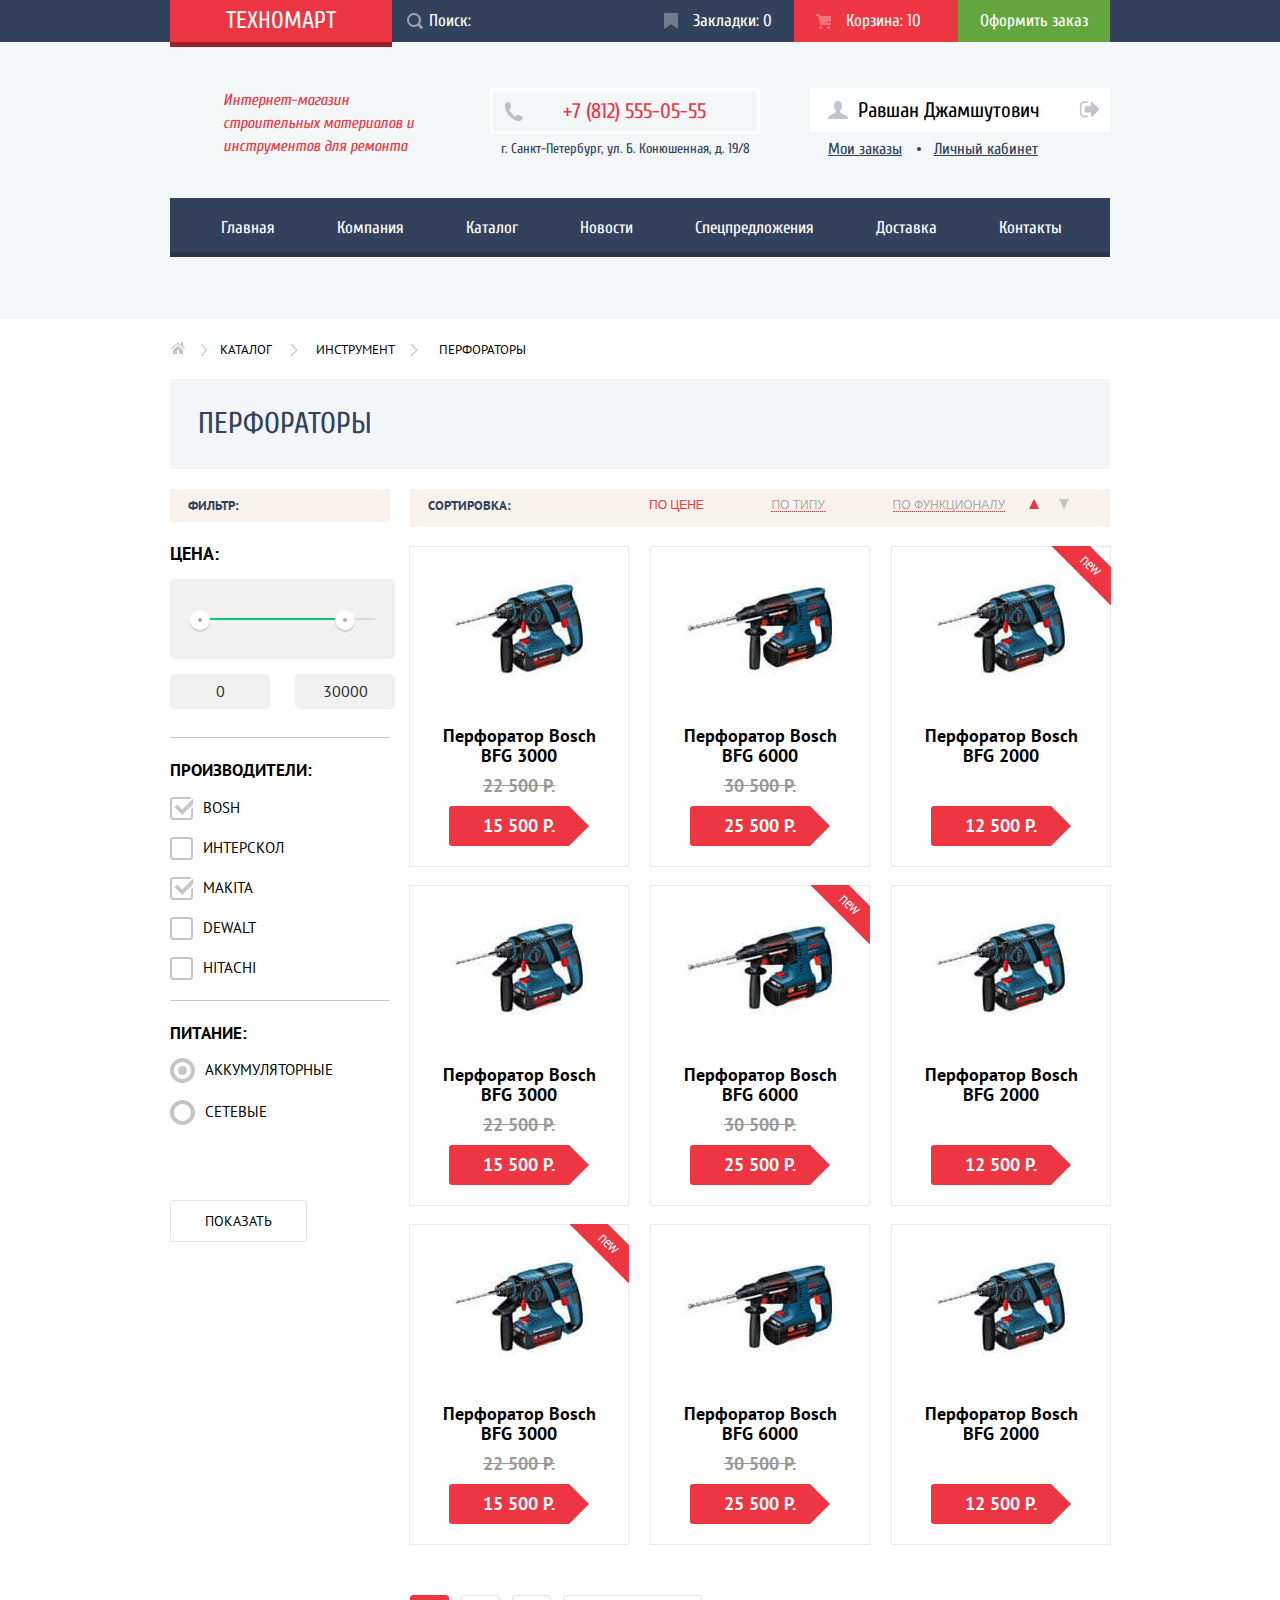
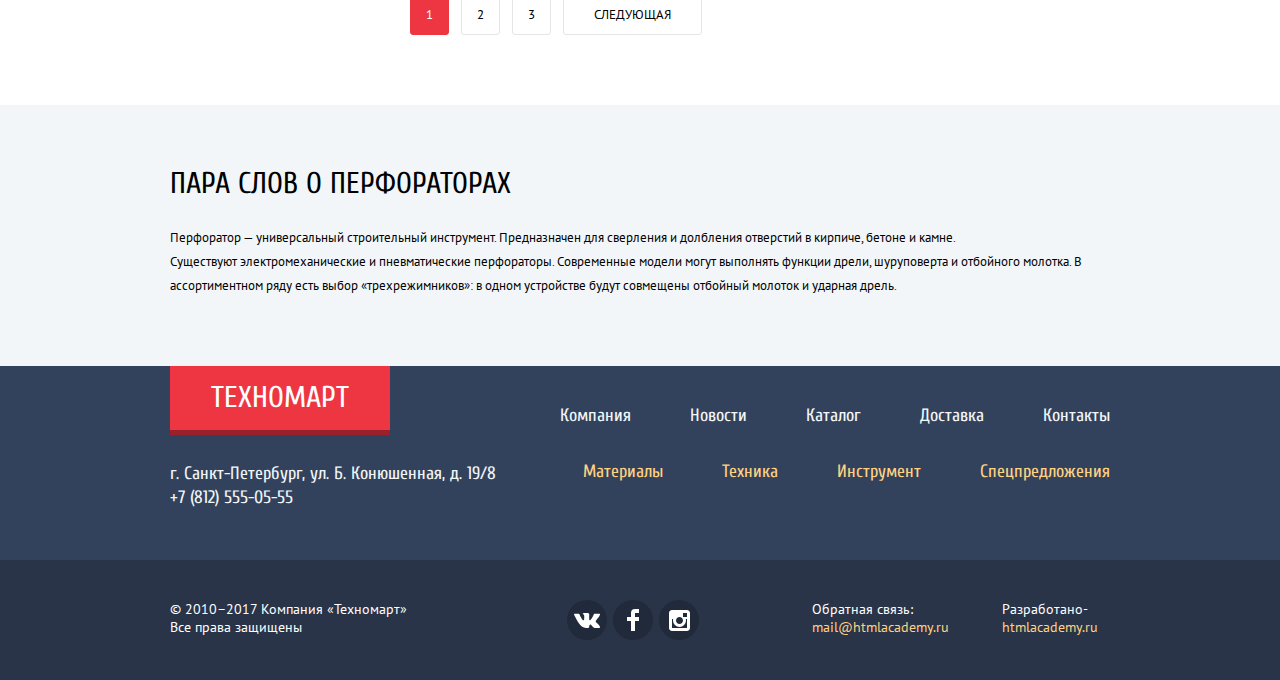
<file: catalog.html>
﻿<!DOCTYPE html>
<html lang="ru">
<head>
  <meta charset="UTF-8">
  <title>Техномарт Каталог</title>
  <link rel="stylesheet" href="css/normalize.css">
  <link rel="stylesheet" href="css/style.css">
</head>
<body>
  <header class="main-header main-header-catalog">
       <div class="top-menu">
        <div class="container">
          <div class="top-menu-wrapper">
            <a class="logo" href="index.html">Техномарт</a>
            <form class="top-menu-search" action="#">
              <input id="top-menu-search-box" name="search" type="text">
              <label for="top-menu-search-box">Поиск:</label>
            </form>
            <div class="top-menu-bookmarks">
              <a href="#"><span class="bookmarks-icon"></span> Закладки: 0</a>
            </div>
            <div class="top-menu-basket active">
              <a href="#"><span class="basket-icon"></span> Корзина: 10</a>
            </div>
            <div class="top-menu-order">
              <a href="#">Оформить заказ</a>
            </div>
          </div>
        </div>
      </div>
      <div class="menu">
        <div class="container">
          <div class="middle-menu">
            <div class="middle-menu-info">
              <p>Интернет-магазин строительных материалов и инструментов для ремонта</p>
            </div>
            <div class="middle-menu-contacts">
              <a href="tel:88125550555" class="contacts-phone"><span class="phone-icon"></span> +7 (812) 555-05-55</a>
              <p class="contacts-address">г. Санкт-Петербург, ул. Б. Конюшенная, д. 19/8</p>
            </div>
            <div class="middle-menu-account">
              <div class="account-name">
                <a class="user" href="#">Равшан Джамшутович</a>
              </div>
              <div class="account-menu">
                <a class="user-orders" href="#">Мои заказы</a>
                <a class="user-profile" href="#">Личный кабинет</a>
              </div>
            </div>
          </div>
          <section class="modal popup-ok"> <!-- ВСПЛЫВАЮЩЕЕ ОКНО В КАТАЛОГЕ-->
            <h2>Товар добавлен в корзину</h2>
            <div class="btn-popup">
              <a href="#" class="btn btn-popup-ok">оформить заказ</a>
              <a href="catalog.html" class="btn btn-popup-order">продолжить покупки</a>
            </div>
             <button class="modal-close" type="button">Закрыть</button>
          </section>
          <nav class="lower-menu">
              <ul class="lower-menu-menu">
                <li><a href="index.html">Главная</a>
                </li>
                <li><a href="#">Компания</a>
                </li>
                <li><a href="catalog.html">Каталог</a>
                </li>
                <li><a href="#">Новости</a>
                </li>
                <li><a href="#">Спецпредложения</a>
                </li>
                <li><a href="#shipping">Доставка</a>
                </li>
                <li><a href="#contacts">Контакты</a>
                </li>
              </ul>
         </nav>
        </div>
      </div>
  </header>
  <main class="catalog-upper">
    <div class="container">
      <ul class="breadcrumbs">
        <li><a href="catalog.html">Каталог</a>
        </li>
        <li><a href="#">Инструмент</a>
        </li>
        <li>Перфораторы</li>
      </ul>
      <h1 class="catalog-header">Перфораторы</h1>
      <div class="flex-catalog">
        <div class="left-sidebar">
          <div class="side-topbar">
            <h3 class="side-topbar--title">Фильтр:</h3>
          </div>
          <form class="side-left">
            <fieldset class="filter-item">
              <legend>цена:</legend>
              <div class="range-filter">
                <div class="range-controls">
                  <div class="scale">
                    <div class="bar"></div>
                  </div>
                  <div class="toggle toggle-min"></div>
                  <div class="toggle toggle-max"></div>
                </div>
                <div class="price-controls">
                  <label class="min-price"><input name="min-price" type="text" value="0"></label>
                  <label class="max-price"><input name="max-price" type="text" value="30000"></label>
                </div>
              </div>
            </fieldset>
            <section class="makers">
              <h3>Производители:</h3>
              <div class="multiselect">
                <div class="checkbox">
                  <input id="check1" class="checkbox" type="checkbox" name="makers" value="" checked="">
                  <label for="check1"><span class="checkbox-style"></span> Bosh</label>
                </div>
                <div class="checkbox">
                  <input id="check2" class="checkbox" type="checkbox" name="makers" value="">
                  <label for="check2"><span class="checkbox-style"></span> Интерскол</label>
                </div>
                <div class="checkbox">
                  <input id="check3" class="checkbox" type="checkbox" name="makers" value="" checked="">
                  <label for="check3"><span class="checkbox-style"></span> Makita</label>
                </div>
                <div class="checkbox">
                  <input id="check4" class="checkbox" type="checkbox" name="makers" value="">
                  <label for="check4"><span class="checkbox-style"></span> Dewalt</label>
                </div>
                <div class="checkbox">
                  <input id="check5" class="checkbox" type="checkbox" name="makers" value="">
                  <label for="check5"><span class="checkbox-style"></span> Hitachi</label>
                </div>
              </div>
            </section>
            <section class="power-type">
              <h3>Питание:</h3>
              <div class="radioselect">
                <div class="radiobutton checkbox">
                  <input id="radio1" type="radio" name="power-type" value="" checked="">
                  <label for="radio1"><span class="radio-style"></span> Аккумуляторные</label>
                </div>
                <div class="radiobutton checkbox">
                  <input id="radio2" type="radio" name="power-type" value="">
                  <label for="radio2"><span class="radio-style"></span> Сетевые</label>
                </div>
              </div>
            </section>
            <button class="btn btn-filter" type="submit">показать</button>
          </form>
        </div>

        <div class="side-right">
          <div class="side-topbar">
            <h3 class="side-topbar--title">Сортировка:</h3>
            <ul class="sort-controls">
              <li><span class="sort-option  sort-option--active"><a href="#">По цене</a></span>
              </li>
              <li><a class="sort-option" href="#">По типу</a>
              </li>
              <li class="last"><a class="sort-option" href="#">По функционалу</a>
              </li>
            </ul>
            <div class="sorting-arrows">
             <span class="sort-down  sort-down--active">По убыванию</span>
             <a class="sort-up  sort-up--active" href="#">По возрастанию</a>
           </div>
          </div>

          <div class="catalog">
            <div class="catalog-item">
              <div class="actions">
                <a href="#" class="buy">Купить</a>
                <a href="#" class="bookmark">В закладки</a>
              </div>
              <div class="image"><img src="img/product02.jpg" width="184" height="164" alt="Перфоратор Bosch BFG 3000">
              </div>
              <div class="title">Перфоратор Bosch BFG 3000</div>
              <div class="price-old">22 500 P.</div>
              <div class="price">15 500 P.</div>
            </div>
            <div class="catalog-item">
              <div class="actions">
                <a href="#" class="buy">Купить</a>
                <a href="#" class="bookmark">В закладки</a>
              </div>
              <div class="image"><img src="img/product01.jpg" width="184" height="164" alt="Перфоратор Bosch BFG 6000">
              </div>
              <div class="title">Перфоратор Bosch BFG 6000</div>
              <div class="price-old">30 500 P.</div>
              <div class="price">25 500 P.</div>
            </div>
            <div class="catalog-item">
              <div class="flag flag-new">new</div>
              <div class="actions">
                <a href="#" class="buy">Купить</a>
                <a href="#" class="bookmark">В закладки</a>
              </div>
              <div class="image"><img src="img/product03.jpg" width="184" height="164" alt="Перфоратор Bosch BFG 2000">
              </div>
              <div class="title">Перфоратор Bosch BFG 2000</div>
              <div class="price-old"></div>
              <div class="price">12 500 P.</div>
            </div>
            <div class="catalog-item">
              <div class="actions">
                <a href="#" class="buy">Купить</a>
                <a href="#" class="bookmark">В закладки</a>
              </div>
              <div class="image"><img src="img/product02.jpg" width="184" height="164" alt="Перфоратор Bosch BFG 3000">
              </div>
              <div class="title">Перфоратор Bosch BFG 3000</div>
              <div class="price-old">22 500 P.</div>
              <div class="price">15 500 P.</div>
            </div>
            <div class="catalog-item">
              <div class="flag flag-new">new</div>
              <div class="actions">
                <a href="#" class="buy">Купить</a>
                <a href="#" class="bookmark">В закладки</a>
              </div>
              <div class="image"><img src="img/product01.jpg" width="184" height="164" alt="Перфоратор Bosch BFG 6000">
              </div>
              <div class="title">Перфоратор Bosch BFG 6000</div>
              <div class="price-old">30 500 P.</div>
              <div class="price">25 500 P.</div>
            </div>
            <div class="catalog-item">
              <div class="actions">
                <a href="#" class="buy">Купить</a>
                <a href="#" class="bookmark">В закладки</a>
              </div>
              <div class="image"><img src="img/product03.jpg" width="184" height="164" alt="Перфоратор Bosch BFG 2000">
              </div>
              <div class="title">Перфоратор Bosch BFG 2000</div>
              <div class="price-old"></div>
              <div class="price">12 500 P.</div>
            </div>
            <div class="catalog-item">
              <div class="flag flag-new">new</div>
              <div class="actions">
                <a href="#" class="buy">Купить</a>
                <a href="#" class="bookmark">В закладки</a>
              </div>
              <div class="image"><img src="img/product02.jpg" width="184" height="164" alt="Перфоратор Bosch BFG 3000">
              </div>
              <div class="title">Перфоратор Bosch BFG 3000</div>
              <div class="price-old">22 500 P.</div>
              <div class="price">15 500 P.</div>
            </div>
           <div class="catalog-item">
              <div class="actions">
                <a href="#" class="buy">Купить</a>
                <a href="#" class="bookmark">В закладки</a>
              </div>
              <div class="image"><img src="img/product01.jpg" width="184" height="164" alt="Перфоратор Bosch BFG 6000">
              </div>
              <div class="title">Перфоратор Bosch BFG 6000</div>
              <div class="price-old">30 500 P.</div>
              <div class="price">25 500 P.</div>
            </div>
            <div class="catalog-item">
            <div class="actions">
              <a href="#" class="buy">Купить</a>
              <a href="#" class="bookmark">В закладки</a>
            </div>
            <div class="image"><img src="img/product03.jpg" width="184" height="164" alt="Перфоратор Bosch BFG 2000">
            </div>
            <div class="title">Перфоратор Bosch BFG 2000</div>
            <div class="price-old"></div>
            <div class="price">12 500 P.</div>
          </div>
        </div>
        <div class="catalog-paginator">
          <ul>
            <li><span class="page-button  page-button-active">1</span>
            </li>
            <li><a class="page-button" href="#">2</a>
            </li>
            <li><a class="page-button" href="#">3</a>
            </li>
            <li><a class="page-button next-page" href="#">Следующая</a>
            </li>
          </ul>
        </div>
      </div>
     </div>
    </div>
    <section class="about-product">
      <div class="container">
        <div class="about-product-text-container">
          <h2>пара слов о перфораторах</h2>
          <p>Перфоратор — универсальный строительный инструмент. Предназначен для сверления и долбления отверстий в кирпиче, бетоне и камне.</p>
          <p>Существуют электромеханические и пневматические перфораторы. Современные модели могут выполнять функции дрели, шуруповерта и отбойного молотка. В ассортиментном ряду есть выбор «трехрежимников»: в одном устройстве будут совмещены отбойный молоток и ударная дрель.</p>
        </div>
      </div>
    </section>
  </main>
  <footer class="main-footer">
    <div class="upper-footer">
      <div class="container">
        <div class="top-menu-wrapper-footer">
          <div>
             <a class="logo logo-footer" href="index.html">Техномарт</a>
          </div>
            <ul class="footer--menu">
              <li><a href="#">Компания</a></li>
              <li><a href="#">Новости</a></li>
              <li><a href="catalog.html">Каталог</a></li>
              <li><a href="#">Доставка</a></li>
              <li><a href="#">Контакты</a></li>
            </ul>
      </div>
         <div class="top-menu-middle-footer">
            <div class="address">
              <p class="address">г. Санкт-Петербург, ул. Б. Конюшенная, д. 19/8
              <br>+7 (812) 555-05-55</p>
            </div>
            <ul class="footer--menu footer--menu-catalog">
               <li><a href="catalog.html">Материалы</a></li>
               <li><a href="catalog.html">Техника</a></li>
               <li><a href="catalog.html">Инструмент</a></li>
               <li><a href="catalog.html">Спецпредложения</a></li>
             </ul>
          </div>
        </div>
      </div>
    <div class="lower-footer">
      <div class="container">
        <div class="menu-lower-footer">
          <p class="copyright-company">© 2010–2017 Компания «Техномарт»
            <br>Все права защищены</p>
          <div class="social-buttons">
           <ul class="social--links">
            <li class="vk"><a href="#">Вконтакте</a></li>
            <li class="fb"><a href="#">Facebook</a></li>
            <li class="in"><a href="#">Instagram</a></li>
           </ul>
          </div>
            <p class="feedback">Обратная связь:
              <br><a class="e-mail" href="mailto:mail@htmlacademy.ru">mail@htmlacademy.ru</a>
            </p>
            <p class="design-copyright">Разработано-
            <br><a class="designer" href="https://htmlacademy.ru/intensive/htmlcss">htmlacademy.ru</a>
          </p>
        </div>
      </div>
    </div>
  </footer>
</body>
</html>
</file>
<file: css/style.css>
@import url('https://fonts.googleapis.com/css?family=Cuprum:400,400i,700|PT+Sans:400,700&subset=cyrillic');

html,
body {
	margin: 0;
	padding: 0;
	font-family: "Cuprum", Arial, sans-serif;
}

a {
	text-decoration: none;
}

h2 {
	text-transform: uppercase;
	font-size: 30px;
	font-weight: normal;
}

h3 {
	font-size: 24px;
	line-height: 30px;
	color: #32425c;
}

p {
	font-family: 'PT Sans', sans-serif;
	font-size: 13px;
	line-height: 24px;
}

.main-header {
	background-color: #f3f7f8;
	font-size: 17px;
	margin-bottom: 58px;
}

.container {
	width: 940px;
	margin: 0 auto;
}

.top-menu {
	color: #ffffff;
	background-color: #32425c;
}

.top-menu-wrapper {
	display: -webkit-box;
	display: -ms-flexbox;
	display: flex;
	-webkit-box-pack: justify;
	    -ms-flex-pack: justify;
	        justify-content: space-between;
	-webkit-box-align: center;
	    -ms-flex-align: center;
	        align-items: center;
	height: 42px;
 }

.top-menu-wrapper a {
	color: #ffffff;
}

.logo {
	text-transform: uppercase;
	font-size: 24px;
	display: -webkit-box;
	display: -ms-flexbox;
	display: flex;
	-webkit-box-align: center;
	    -ms-flex-align: center;
	        align-items: center;
	color: #ffffff;
	background-color: #EE3643;
	padding: 0 56px;
	position: relative;
	height: 100%;
}

.logo:hover {
	background-color: #ca2c37;
}

.logo:active {
	background-color: #ba2732;
}

.logo::after {
	content: '';
    position: absolute;
    width: 100%;
    height: 5px;
    background-color: #9a212a;
    left: 0;
    bottom: -5px;
 }

.top-menu-search {
	position: relative;
	display: inline-block;
	vertical-align: middle;
	margin-right: 20px;
	height: 100%;
}

.top-menu-search input {
	height: 32px;
	width: 230px;
	border: none;
	padding: 5px 0 5px 40px;
	background: #32425c url('../img/Search.png') no-repeat 15px 50%;
	opacity: 0.5;
	color: #293449;
	height: 100%;
	-webkit-box-sizing: border-box;
	        box-sizing: border-box;
}

.top-menu-search input:hover {
	opacity: 1;
	background: #212a3a url('../img/Search.png') no-repeat 15px 50%;
	color: #212a3a;
}

.top-menu-search input:focus {
	opacity: 1;
	background: #FFFFFF url('../img/search-red.png') no-repeat 15px 50%;
}

.top-menu-search label {
	margin-left: 37px;
	position: absolute;
	top: 11px;
	left: 0;
}

.top-menu-search input[type=text]:active +label {
	color: #FFFFFF;
}

.top-menu-search input[type=text]:focus +label {
	display: none;
}

.top-menu-bookmarks {
	height: 100%;
}

.bookmarks-icon {
	width: 14px;
	height: 16px;
	background-image: url('../img/icon-bookmark.svg');
	background-repeat: no-repeat;
	background-size: cover;
	margin-right: 15px;
	opacity: 0.3;
}

.top-menu-bookmarks:hover .bookmarks-icon {
	opacity: 1;
}

.top-menu-bookmarks:active {
	background-color: #212a3a;
	opacity: 0.3;
}

.top-menu-bookmarks a {
	display: -webkit-box;
	display: -ms-flexbox;
	display: flex;
	-webkit-box-align: center;
	    -ms-flex-align: center;
	        align-items: center;
	height: 100%;
	padding: 0 22px;
}

.top-menu-basket {
	height: 100%;
	-webkit-box-flex: 1;
	    -ms-flex-positive: 1;
	        flex-grow: 1;
}

.basket-icon {
	width: 15px;
	height: 15px;
	background-image: url('../img/icon-cart.svg');
	background-repeat: no-repeat;
	background-size: cover;
	margin-right: 15px;
	opacity: 0.3;
}

.top-menu-basket:hover .basket-icon {
	opacity: 1;
}

.top-menu-basket:active {
	background-color: #212a3a;
	opacity: 0.3;
}

.top-menu-basket a {
	display: -webkit-box;
	display: -ms-flexbox;
	display: flex;
	-webkit-box-align: center;
	    -ms-flex-align: center;
	        align-items: center;
	height: 100%;
	padding: 0 22px;
}

.top-menu-order {
	height: 100%;
}

.top-menu-order a {
	background-color: #63a63e;
	display: -webkit-box;
	display: -ms-flexbox;
	display: flex;
	-webkit-box-align: center;
	    -ms-flex-align: center;
	        align-items: center;
	height: 100%;
	padding: 0 22px;
}

.top-menu-order a:hover {
	background-color: #5fbb2d;
}

.top-menu-order a:active {
	opacity: 0.5;
}

.middle-menu {
	display: -webkit-box;
	display: -ms-flexbox;
	display: flex;
	-webkit-box-pack: justify;
	    -ms-flex-pack: justify;
	        justify-content: space-between;
	padding-top: 46px;
}

.middle-menu-info {
	width: 300px;
	padding: 0 53px;
	-webkit-box-sizing: border-box;
	        box-sizing: border-box;
	display: -webkit-box;
	display: -ms-flexbox;
	display: flex;
	-webkit-box-align: center;
	    -ms-flex-align: center;
	        align-items: center;
}

.middle-menu-info p {
	font-family: 'Cuprum', sans-serif;
	font-style: italic;
	font-size: 16px;
	line-height: 23px;
	color: #ee3643;
	margin-top: 0;
}

.middle-menu-contacts {
	width: 300px;
	padding-right: 30px;
	-webkit-box-sizing: border-box;
	        box-sizing: border-box;
}

.contacts-phone {
	font-family: 'Cuprum', sans-serif;
	font-size: 21px;
	color: #ee3643;
	border: 3px solid #ffffff;
	margin-bottom: 0;
	display: -webkit-box;
	display: -ms-flexbox;
	display: flex;
	-webkit-box-align: center;
	    -ms-flex-align: center;
	        align-items: center;
	-webkit-box-sizing: border-box;
	        box-sizing: border-box;
	padding: 8px 11px;
}

.phone-icon {
	width: 19px;
	height: 19px;
	background-image: url('../img/icon-phone.svg');
	background-repeat: no-repeat;
	background-size: cover;
	margin-right: 40px;
}

.contacts-address {
	font-family: 'Cuprum', sans-serif;
	font-size: 14px;
	line-height: 24px;
	color: #32425c;
	margin-top: 3px;
	text-align: center;
}

.middle-menu-account {
	width: 300px;
	text-align: right;
}

.login {
	display: inline-block;
	vertical-align: middle;
	font-size: 21px;
	color: #000000;
	background-color: #fff;
	padding: 11px 20px;
	margin-right: 5px;
}

.login-icon {
	display: inline-block;
	vertical-align: middle;
	width: 20px;
	height: 17px;
	background-image: url('../img/icon-login.svg');
	background-repeat: no-repeat;
	background-size: cover;
	margin-right: 9px;
}

.login:hover .login-icon {
	background-image: url('../img/icon-login-hover.png');
}

.registration {
	display: inline-block;
	vertical-align: top;
	font-size: 21px;
	color: #000000;
	padding: 11px 24px;
	background-color: #fff;
}

.middle-menu-account a:hover {
	color: #ee3643;
}

.middle-menu-account a:active {
	color: #000000;
	opacity: 0.3;
}

.lower-menu {
	padding-bottom: 45px;
	margin-top: 23px;
}

.lower-menu-menu {
	list-style: none;
	padding: 0 20px;
	background-color: #32425c;
	-webkit-box-shadow: inset 0 -5px 0 #293449;
	        box-shadow: inset 0 -5px 0 #293449;
	color: #ffffff;
	line-height: 17px;
	display: -webkit-box;
	display: -ms-flexbox;
	display: flex;
	-ms-flex-pack: distribute;
	    justify-content: space-around;
}

.lower-menu-menu a {
	color: #ffffff;
	padding: 21px 31px;
	display: inline-block;
	vertical-align: middle;
}

.lower-menu-menu li:hover {
	background-color: #293449;
}

.lower-menu-menu li:active {
	background-color: #1d2739;
	opacity: 0.5;
}

.promo-block {
	display: -webkit-box;
	display: -ms-flexbox;
	display: flex;
	-webkit-box-pack: justify;
	    -ms-flex-pack: justify;
	        justify-content: space-between;
	-ms-flex-wrap: wrap;
	    flex-wrap: wrap;
	margin-bottom: 40px;
}

.promo-item {
	width: 300px;
	height: 123px;
	margin-bottom: 20px;
}

.slider {
	padding: 0;
	margin: 0;
}

.slider-perforator {
	display: none;
}

.slider-wrapper {
	margin-bottom: 0;
	position: relative;
}

.forward {
	position: absolute;
	top: 115px;
	left: 30px;
	background-image: url('../img/icon-left.svg');
	background-repeat: no-repeat;
	width: 28px;
	height: 44px;
	cursor: pointer;
}

.back {
	position: absolute;
	top: 115px;
	right: 13px;
	background-image: url('../img/icon-right.svg');
	background-repeat: no-repeat;
	width: 28px;
	height: 44px;
	cursor: pointer;
}

.slider-paginator {
	position: absolute;
	bottom: 30px;
	left: 290px;
	z-index: 11;

}

.page-btn {
	display: inline-block;
	vertical-align: middle;
	width: 7px;
	height: 7px;
	margin: 0 5px;
	background: white;
	border: 2px solid white;
	vertical-align: top;
	border-radius: 50%;
	cursor: pointer;
}

.page-btn-active {
	background: #ee3643;
}

.column {
	display: -webkit-box;
	display: -ms-flexbox;
	display: flex;
	-webkit-box-orient: vertical;
	-webkit-box-direction: normal;
	    -ms-flex-direction: column;
	        flex-direction: column;
}

.btn {
	display: block;
	font-size: 14px;
	text-transform: uppercase;
	color: #ffffff;
	background-color: #ee3643;
	padding: 12px 45px;
	border-radius: 3px;
}

.btn-catalog {
	position: absolute;
	top: 205px;
	right: 400px;
}

.btn:hover {
	background-color: #ca2c37;
}

.btn:active {
	background-color: #ba2732;
}

.promo-item h3 {
	margin-top: 21px;
	margin-bottom: 21px;
	padding-left: 21px;
	color: #ffffff;
	font-weight: bold;
}

.promo-info {
	font-family: 'Cuprum', sans-serif;
	font-size: 14px;
	line-height: 18px;
	color: #ffffff;
	text-transform: uppercase;
	width: 135px;
	padding: 8px 30px;
	margin-left: 19px;
	border-radius: 4px;
}

.materials {
	background: #ffbf47 url("../img/icon-1.svg") no-repeat 213px 30px;

}

.materials .flag{
    position:relative;
    top: -109px;
    right: -240px;
    width:60px;
    height:60px;
    text-indent:-1000px;
    overflow:hidden;
    z-index:30;
}
.materials .flag-new{
    background: url("../img/flag_new.png") no-repeat 0 0;
}

.materials-info {
	background-color: #e5ac40;
}

.materials-info:hover {
	opacity: 0.2;
}

.materials-info:active {
	opacity: 0.3;
}

.instruments {
	background: #3bbce3 url("../img/icon-2.svg") no-repeat 195px 34px;
}

.instruments-info {
	background-color: #35a9cc;
}

.instruments-info:hover {
	opacity: 0.2;
}

.instruments-info:active {
	opacity: 0.3;
}

.machines {
	background: #dc91d8 url("../img/icon-3.svg") no-repeat 190px 50%;
}

.machines-info {
	background-color: #c682c2;
}

.machines-info:hover {
	opacity: 0.2;
}

.machines-info:active {
	opacity: 0.3;
}

.discount {
	background: #8ed78f url("../img/icon-4.svg") no-repeat 195px 50%;
}

.discount-info {
	background-color: #80c180;
}

.discount-info:hover {
	opacity: 0.2;
}

.discount-info:active {
	opacity: 0.3;
}

.delivery {
	background: #ffc047 url("../img/icon-5.svg") no-repeat 190px 50%;
	margin-bottom: 0;
}

.delivery-info {
	background-color: #e5ac40;
}

.delivery-info:hover {
	opacity: 0.2;
}

.delivery-info:active {
	opacity: 0.3;
}

.section-header {
	background-color: #f9f5f0;
	display: -webkit-box;
	display: -ms-flexbox;
	display: flex;
	-webkit-box-pack: justify;
	    -ms-flex-pack: justify;
	        justify-content: space-between;
	-webkit-box-align: center;
	    -ms-flex-align: center;
	        align-items: center;
	padding-left: 21px;
	padding-right: 25px;
	margin-bottom: 21px;
}

.section-header h2 {
	margin-top: 33px;
	margin-bottom: 33px;
	color: #32425c;
}

.catalog {
	font-family: 'PT Sans', sans-serif;
	font-size: 18px;
	font-weight: bold;
	line-height: 20px;
	margin-bottom: 5px;
	display: -webkit-box;
	display: -ms-flexbox;
	display: flex;
	-webkit-box-pack: justify;
	    -ms-flex-pack: justify;
	        justify-content: space-between;
	-ms-flex-wrap: wrap;
	    flex-wrap: wrap;
}


.catalog-item {
	outline: 1px solid #eaeaea;
    position:relative;
    display:inline-block;
    width:218px;
	font-weight:bold;
	text-align:center;
	vertical-align: middle;
	margin-bottom: 20px;
}

.catalog-items{
    font-size:0;
}

.catalog-item .flag{
    position:absolute;
    top:-1px;
    right:-1px;
    width:60px;
    height:60px;
    text-indent:-1000px;
    overflow:hidden;
     z-index:20;
}

.catalog-item .flag-new{
    background:url("../img/flag_new.png") no-repeat 0 0;
}

.catalog-item .actions{
    position:absolute;
    top:0;
    left:0;
    width:218px;
    height:88px;
    padding:40px 0;
    background-color:rgba(255,255,255,0.9);
    z-index:10;
}

.catalog-item .actions .buy,
.catalog-item .actions .bookmark{
    display:block;
    width:129px;
    margin:0 auto;
    margin-bottom:7px;
    padding:7px 0;
    border:3px solid #63a63e;
	border-bottom-color:#367315;
    background-color:#63a63e;
    color:white;
    font-size:14px;
    font-weight:normal;
    font-family:"Cuprum", sans-serif;
    line-height:18px;
    text-decoration:none;
    text-transform:uppercase;
    border-radius:3px;
}

.catalog-item .actions .bookmark {
    color:#32425c;
    background:white;
    border-bottom-color:#63a63e;
}

.catalog-item .actions .buy:hover {
	background-color: #5fbb2d;
	border:3px solid #5fbb2d;
    border-bottom-color:#367315;
}

.catalog-item .actions .buy:active {
	background-color: #518534;
	border:3px solid #518534;
}

.catalog-item .actions .bookmark:hover {
	border:3px solid #32425c;
}

.catalog-item .actions .bookmark:active {
	opacity: 0.3;
}

.catalog-item .actions{
    display:none;
}

.catalog-item:hover .actions{
	display:block;
}

.catalog-item:hover {
	border: none;
	-webkit-box-shadow: 0 4px 10px rgba(41, 52, 73, 0.5);
	        box-shadow: 0 4px 10px rgba(41, 52, 73, 0.5);
}

.catalog-item .image{
    width:218px;
    height:168px;
}

.catalog-item .image img{
    max-width:100%;
}

.catalog-item .title{
    min-height:40px;
    padding:0 25px;
    margin-top:11px;
    margin-bottom:10px;
}

.catalog-item .price-old {
    min-height:20px;
    margin-top:10px;
    margin-bottom:10px;
    color:#999;
    text-decoration:line-through;
}

.catalog-item .price{
    position:relative;
    width:80px;
    margin:10px auto;
    margin-bottom:20px;
    padding:10px 30px;
    color:white;
    background:#ee3643;
    border-radius:3px;
    cursor: pointer;
}

.catalog-item .price:after{
    content: "";
    position: absolute;
    top: 0;
    right: -20px;
    width: 0;
    height: 0;
    border: 20px solid white;
    border-left-color:#ee3643;
}

.section-header-manufacturers h2 {
	margin: 0;
	padding: 32px 5px;
}

.manufacturers-list {
	display: -webkit-box;
	display: -ms-flexbox;
	display: flex;
	-webkit-box-pack: justify;
	    -ms-flex-pack: justify;
	        justify-content: space-between;
	-ms-flex-wrap: wrap;
	    flex-wrap: wrap;
	margin-bottom: 65px;
}

.manufacturer img {
	outline: 1px solid #e7e7e7;
	margin-bottom: 20px;
}

.manufacturer img:hover {
	-webkit-box-shadow: 0 10px 25px rgba(41, 52, 73, 0.5);
	        box-shadow: 0 10px 25px rgba(41, 52, 73, 0.5);
	background-color: #ffffff;
	outline: none;
}

.manufacturer img:active {
	opacity: 0.3;
	-webkit-box-shadow: 0 4px 10px rgba(41, 52, 73, 0.5);
	        box-shadow: 0 4px 10px rgba(41, 52, 73, 0.5);
	background-color: #ffffff;
}

.service {
	background-color: #f4f8fa;
	margin-bottom: 45px;
}

.service h2 {
	margin: 0;
	color: #000000;
	padding-top: 65px;
	padding-bottom: 10px;
}

.service-intro {
	margin-bottom: 47px;
}

.service-slider {
	display: -webkit-box;
	display: -ms-flexbox;
	display: flex;
	-webkit-box-pack: start;
	    -ms-flex-pack: start;
	        justify-content: flex-start;
}

.slide-tabs {
	margin-left: 30px;
	position: relative;
}

.slide-tabs h3 {
	margin: 0;
	margin-top: 20px;
	margin-left: 50px;
}

.slide-tabs p {
	padding-left: 50px;
	padding-top: 13px;
}

.service-slider-control {
	width: 200px;
	padding: 20px;
	background-color: #32425C;
	color: #ffffff;
	border-bottom: 1px solid black;
	font-size: 21px;
	font-weight: bold;
	display: block;
}

.service-slider-controls {
	list-style: none;
	padding-left: 0;
	margin-top: 18px;
	margin-bottom: 100px;
	position: relative;
}

.service-slider-controls:after {
	position: absolute;
	content: '';
	width: 10px;
	height: 250px;
	right: 0;
	top: -20px;
	background-image: url('../img/service-menu_shadow.png');
	background-repeat: no-repeat;
}

.slide-delivery:after {
	position: absolute;
	content: '';
	width: 468px;
	height: 261px;
	left: 200px;
	top: 45px;
	background-image: url('../img/service_slide01.png');
	background-repeat: no-repeat;
}

.slide-guarantee:after {
	position: absolute;
	content: '';
	width: 468px;
	height: 261px;
	left: 200px;
	top: 45px;
	background-image: url('../img/service_slide02.png');
	background-repeat: no-repeat;
}

.slide-credit:after {
	position: absolute;
	content: '';
	width: 468px;
	height: 261px;
	left: 200px;
	top: 45px;
	background-image: url('../img/service_slide03.png');
	background-repeat: no-repeat;
}

.btn-slide-credit {
	display: inline-block;
	vertical-align: middle;
	margin-top: 20px;
	margin-left: 50px;
}

.service-slider-control-active {
	background-color: #ffffff;
	color: #32425C;
}

.service-slider-control-active:hover {
	background-color: #293449;
	color: #ffffff;
}

.service-slider-control:hover {
	background-color: #293449;
}

.service h3 {
	text-transform: uppercase;
	font-size: 36px;
	line-height: 36px;
	font-weight: normal;
}

.transport-companies {
	font-size: 18px;
	list-style: none;
	margin-bottom: 36px;
}

.flex-company {
	display: -webkit-box;
	display: -ms-flexbox;
	display: flex;
	-webkit-box-pack: justify;
	    -ms-flex-pack: justify;
	        justify-content: space-between;
	margin-bottom: 20px;
}

.company {
	padding: 0;
	padding-bottom: 61px;
}

.mgb25 {
	margin-bottom: 25px;
	padding-right: 50px;
}

.mgb30 {
	margin-bottom: 30px;
}

.transport-companies li {
	margin-bottom: 20px;
	position: relative;
}

.transport-companies li::before {
	content: "";
	position: absolute;
	width: 25px;
	height: 2px;
	background-color: #ee3643;
	left: -40px;
	top: 10px;
}

.transport-companies li a {
	color: #000;
}

.btn-about {
	display: inline-block;
	vertical-align: middle;
	padding: 10px 40px;
}

.contacts {
	width: 300px;
}

.map img {
	margin-bottom: 30px;
}

.btn-email {
	display: block;
	margin-top: 6px;
	padding: 10px 60px;
}
/* ******************************КАРТА**************************************** */
@-webkit-keyframes move {
  0% {
    -webkit-transform: translateY(-2000px);
            transform: translateY(-2000px);
  }

  70% {
    -webkit-transform: translateY(30px);
            transform: translateY(30px);
  }

  90% {
    -webkit-transform: translateY(-10px);
            transform: translateY(-10px);
  }

  100% {
    -webkit-transform: translateY(0);
            transform: translateY(0);
  }
}

@keyframes move {
  0% {
    -webkit-transform: translateY(-2000px);
            transform: translateY(-2000px);
  }

  70% {
    -webkit-transform: translateY(30px);
            transform: translateY(30px);
  }

  90% {
    -webkit-transform: translateY(-10px);
            transform: translateY(-10px);
  }

  100% {
    -webkit-transform: translateY(0);
            transform: translateY(0);
  }
}

@-webkit-keyframes shake {
  0%,
  100% {
    -webkit-transform: translateX(0);
            transform: translateX(0);
  }

  10%,
  30%,
  50%,
  70%,
  90% {
    -webkit-transform: translateX(-10px);
            transform: translateX(-10px);
  }

  20%,
  40%,
  60%,
  80% {
    -webkit-transform: translateX(10px);
            transform: translateX(10px);
  }
}

@keyframes shake {
  0%,
  100% {
    -webkit-transform: translateX(0);
            transform: translateX(0);
  }

  10%,
  30%,
  50%,
  70%,
  90% {
    -webkit-transform: translateX(-10px);
            transform: translateX(-10px);
  }

  20%,
  40%,
  60%,
  80% {
    -webkit-transform: translateX(10px);
            transform: translateX(10px);
  }
}

.modal {
	display: none;
	position: fixed;
	color: #000000;
	background-color: #565656;
	-webkit-box-shadow: 0 30px 50px rgba(0, 0, 0, 0.7);
	        box-shadow: 0 30px 50px rgba(0, 0, 0, 0.7);
}

.modal-show {
  display: block;
  -webkit-animation: move 0.6s;
          animation: move 0.6s;
}

.modal-error {
  -webkit-animation: shake 0.6s;
          animation: shake 0.6s;
}

.modal-map {
	top: 50%;
	left: 50%;
	width: 940px;
	height: 446px;
	margin-top: -223px;
	margin-left: -470px;
	z-index: 20;
}

.modal-map p {
	position: absolute;
	top: 0;
	left: 0;
	z-index: 21;
	margin: 0;
}

.modal-map iframe {
	position: relative;
	z-index: 22;
	border: none;
}

.modal-close {
	position: absolute;
	top: 10px;
	right: 10px;
	width: 22px;
	height: 22px;
	font-size: 0;
	background-color: transparent;
	border: 0;
	z-index: 23;
	cursor: pointer;
}

.modal-close::before,
.modal-close::after {
	content: "";
	position: absolute;
	top: 10px;
	left: 2px;
	width: 19px;
	height: 3px;
	background-color: #ee3643;
}

.modal-close::before {
	-webkit-transform: rotate(45deg);
	-ms-transform: rotate(45deg);
	    transform: rotate(45deg);
}

.modal-close::after {
	-webkit-transform: rotate(-45deg);
	-ms-transform: rotate(-45deg);
	    transform: rotate(-45deg);
}
/*  **************************************************ФОРМА ОТПРАВКИ******************  */
.write-us {
	position: fixed;
	-webkit-box-sizing: border-box;
	        box-sizing: border-box;
	top: 50%;
	left: 50%;
	width: 620px;
	height: 430px;
	margin-top: -215px;
	margin-left: -310px;
	background-color: #ffffff;
	-webkit-box-shadow: 0 30px 50px rgba(0, 0, 0, 0.7),
				inset 0 -100px 0 0 #f4f4f4;
	        box-shadow: 0 30px 50px rgba(0, 0, 0, 0.7),
				inset 0 -100px 0 0 #f4f4f4;
	z-index: 25;
	border-top: 5px solid #ff5257;
}

.write-us-form {
	margin: 0;
	display: -webkit-box;
	display: -ms-flexbox;
	display: flex;
	-ms-flex-wrap: wrap;
	    flex-wrap: wrap;
	-webkit-box-pack: justify;
	    -ms-flex-pack: justify;
	        justify-content: space-between;
	width: 460px;
	margin-left: 80px;
}

.appointment-item {
	font-family: 'Cuprum', sans-serif;
	font-size: 18px;
	line-height: 18px;
	margin-top: 40px;
	margin-bottom: 0;
	width: 220px;
}

.mail {
	margin-top: 0;
}

.mail textarea {
	margin-bottom: 15px;
	padding: 15px;
	width: 425px;
}

.write-us-form p {
	font-size: 18px;
}

.appointment-item input {
	margin-top: 15px;
	-webkit-box-sizing: border-box;
          box-sizing: border-box;
	width: 220px;
	padding: 13px;
}

 .button {
 	display: block;
 	width: 100%;
 	border-radius: 3px;
 	border: 0 none;
 }
/* --------------------------------------------------------------------------- */
.main-footer {
	background-color: #32425c;
	color: #ffffff;
}

.footer-menu a {
	color: #ffffff;
	font-size: 18px;
	line-height: 24px;
}

.footer-menu a:hover {
	text-decoration: underline;
}

.footer-menu a:active {
	text-decoration: none;
	color: #f1f5f7;
	opacity: 0.5;
}

.logo-footer {
	text-transform: uppercase;
	font-size: 30px;
	color: #ffffff;
	background-color: #EE3643;
	padding: 15px 41px;
	position: relative;
	height: auto;
	display: inline-block;
	vertical-align: middle;
}

.footer--menu {
	list-style: none;
	padding: 0;
	margin: 40px 0 0;
}

.footer--menu li {
	display: inline-block;
	vertical-align: bottom;
	margin-left: 55px;
}

.footer--menu li a {
	color: #f3f7f9;
	font-size: 18px;
}

.footer--menu li:hover {
	text-decoration: underline;
}

.footer--menu li:active {
	text-decoration: none;
	opacity: 0.5;
}

.top-menu-wrapper-footer {
	display: -webkit-box;
	display: -ms-flexbox;
	display: flex;
	-webkit-box-pack: justify;
	    -ms-flex-pack: justify;
	        justify-content: space-between;
}

.top-menu-middle-footer {
	padding-top: 32px;
	padding-bottom: 50px;
	display: -webkit-box;
	display: -ms-flexbox;
	display: flex;
	-webkit-box-pack: justify;
	    -ms-flex-pack: justify;
	        justify-content: space-between;
}

.footer--menu-catalog {
	margin-top: 0;
}

.footer--menu-catalog li a {
	color: #ffd180;
}

.address {
	margin: 0;
	font-family: "Cuprum", Arial, sans-serif;
	font-size: 18px;
	line-height: 24px;
	color: #f1f5f7;
}

.upper-footer-shop-menu a {
	font-size: 18px;
	line-height: 24px;
	color: #ffd180;
}

.upper-footer-shop-menu a:hover {
	text-decoration: underline;
}

.upper-footer-shop-menu a:active {
	text-decoration: none;
	opacity: 0.5;
}

.lower-footer {
	background-color: #293449;
}

.menu-lower-footer {
	padding-top: 40px;
	padding-bottom: 40px;
	display: -webkit-box;
	display: -ms-flexbox;
	display: flex;
	-webkit-box-pack: justify;
	    -ms-flex-pack: justify;
	        justify-content: space-between;
}

.copyright-company,
.feedback,
.design-copyright {
	font-size: 14px;
	line-height: 18px;
	color: #ffffff;
	margin: 0;
}

.copyright-company {
	margin: 0;
	font-size: 14px;
	width: 300px;
}

.feedback {
	width: 150px;
	-webkit-box-sizing: border-box;
	        box-sizing: border-box;
	padding-left: 15px;
}

.design-copyright {
	width: 150px;
  padding-left: 42px;
  -webkit-box-sizing: border-box;
          box-sizing: border-box;
}

.social-buttons {
	width: 300px;
}

.social--links {
	font-size: 0;
	padding: 0;
	list-style: none;
	text-align: center;
}

.social--links li {
	display: inline-block;
	vertical-align: middle;
	margin: 0 3px;
}

.social--links li a {
	display: inline-block;
	vertical-align: middle;
	width: 40px;
	height: 40px;
	background-color: #212a3a;
	border-radius: 50%;
}

.vk a {
	background-image: url('../img/icon-vk.svg');
	background-repeat: no-repeat;
	background-position: 50%;
}

.fb a {
	background-image: url('../img/icon-fb.svg');
	background-repeat: no-repeat;
	background-position: 50%;
}

.in a {
	background-image: url('../img/icon-insta.svg');
	background-repeat: no-repeat;
	background-position: 50%;
}

.social--links li a:hover {
	background-color: #ee3643;
}

.social--links li a:active {
	background-color: #ee3643;
}

.feedback a,
.design-copyright a {
	color: #ffd180;
}

.feedback a:hover {
	text-decoration: underline;
}

.feedback a:active {
	text-decoration: none;
	color: #ee3643;
}

.design-copyright a:hover {
	text-decoration: underline;
}

.design-copyright a:active {
	text-decoration: none;
	color: #ee3643;
}
/* ********************** СТИЛИЗАЦИЯ СТРАНИЦЫ КАТАЛОГА ********************* */
.catalog-upper {
	font-family: 'PT Sans', sans-serif;
}

.active {
	background-color: #ee3643;
}

.breadcrumbs {
	padding: 0;
	margin: 20px 20px 20px 30px;
	position: relative;
}

.breadcrumbs li {
	list-style: none;
	display: inline-block;
	vertical-align: middle;
	color: #000000;
	font-size: 13px;
	font-weight: 400;
	line-height: 18px;
	text-decoration: none;
	text-transform: uppercase;
	margin: 0 20px;
}

.breadcrumbs a {
	color: #000000;
	text-decoration: none;
}

.breadcrumbs:before {
	content: '';
	position: absolute;
	left: -30px;
	top: 3px;
	width: 20px;
	height: 20px;
	background-image: url('../img/icon-home.svg');
	background-repeat: no-repeat;
}

.breadcrumbs li:first-child:before {
	content: '';
	position: absolute;
	left: 0;
	top: 5px;
	width: 10px;
	height: 12px;
	background-image: url('../img/icon-right-small.png');
	background-repeat: no-repeat;
}

.breadcrumbs li:first-child:after {
	content: '';
	position: absolute;
	left: 90px;
	top: 5px;
	width: 10px;
	height: 12px;
	background-image: url('../img/icon-right-small.png');
	background-repeat: no-repeat;
}

.breadcrumbs li:last-child:before {
	content: '';
	position: absolute;
	left: 210px;
	top: 5px;
	width: 10px;
	height: 12px;
	background: url('../img/icon-right-small.png');
	background-repeat: no-repeat;
}

.catalog-header {
	background-color: #f2f6f8;
	text-transform: uppercase;
	font-size: 30px;
	line-height: 30px;
	color: #32425c;
	font-weight: normal;
	margin: 0;
	padding: 30px 28px;
	margin-bottom: 20px;
	font-family: "Cuprum", "Arial", sans-serif;
}

.makers,
.power-type {
	text-transform: uppercase;
}

.makers h3,
.power-type h3 {
	font-size: 17px;
	color: #000000;
}

.multiselect,
.radioselect {
	font-size: 15px;
	line-height: 20px;
}

.radioselect {
	margin-bottom: 75px;
}

.side-right {
	width: 700px;
}

.side-topbar {
	margin: 0;
	font-family: 'OpenSans', sans-serif;
	text-transform: uppercase;
	font-size: 13px;
	line-height: 18px;
	font-weight: normal;
	color: #000000;
	background: #f7f3ec;
	padding: 10px 18px;
	margin-bottom: 20px;
	overflow: hidden;
}

.sort-controls {
	list-style: none;
	padding: 0;
	margin: 0;
	line-height: 12px;
	float: left;
}

.sort-controls li {
	display: inline-block;
	vertical-align: middle;
	margin-right: 64px;
}

.sort-controls li.last {
	margin-right: 0;
}

.sort-controls li a {
	font-size: 12px;
	font-family: 'PTSans', sans-serif;
	color: #acaaa5;
	display: inline-block;
	vertical-align: middle;
	border-bottom: 1px dotted #ee3643;
}
.sort-controls li .sort-option--active a {
	color: #ee3643;
	border-bottom: 1px dotted transparent;
}

.sort-option:hover {
	color: #000000;

}

.btn-filter {
	border: 0 none;
	background-color: #ffffff;
	color: #000000;
	border: 1px solid #e5e5e5;
}

.catalog-paginator ul {
	list-style: none;
	font-size: 13px;
	line-height: 18px;
	margin-top: 31px;
	margin-bottom: 70px;
	padding: 0;
}

.catalog-paginator ul li {
	display: inline-block;
	vertical-align: middle;
}

.catalog-paginator ul li span,
.catalog-paginator ul li a {
	display: inline-block;
	vertical-align: middle;
}

.page-button {
	padding: 10px 15px;
	border: 1px solid #e5e5e5;
	margin-right: 9px;
	border-radius: 3px;
	color: #000;
}

.next-page {
	text-transform: uppercase;
	padding: 10px 30px;
}

.page-button-active {
	background-color: #ee3643;
	border: 1px solid #ee3643;
	color: #fff;
	border-radius: 3px;
}

.about-product {
	background-color: #f2f6f8;
	padding-bottom: 68px;
}

.about-product-text-container h2 {
	margin: 0;
	font-family: 'Cuprum', sans-serif;
	font-weight: normal;
	padding-top: 62px;
	padding-bottom: 24px;
}

.about-product-text-container p {
	margin: 0;
}

.left-sidebar {
	width: 220px;
	margin-right: 20px;
}

.flex-catalog {
	display: -webkit-box;
	display: -ms-flexbox;
	display: flex;
	-webkit-box-pack: justify;
	    -ms-flex-pack: justify;
	        justify-content: space-between;
}

.filter-item {
  margin: 0;
  padding: 0;
  border: none;
}

.range-filter {
  width: 225px;
  margin-top: 13px;
}

.filter-item legend {
  font-size: 18px;
  line-height: 24px;
  text-transform: uppercase;
  font-weight: 700;
}

.range-controls {
  position: relative;
  height: 41px;
  margin-bottom: 15px;
  padding-top: 39px;
  padding-right: 20px;
  padding-left: 30px;
  background-color: #f1f1f1;
  border-radius: 5px;
}

.range-controls .scale {
  height: 2px;
  background: #d7dcde;
}

.range-controls .bar {
  width: 80%;
  height: 2px;
  background: #00ca74;
}

.range-controls .toggle {
  position: absolute;
  top: 31px;
  left: 0;
  width: 4px;
  height: 4px;
  padding: 0;
  border: 8px solid #ffffff;
  background-color: #ababab;
  -webkit-box-shadow: 0 2px 1px 0 #cfcfcf;
          box-shadow: 0 2px 1px 0 #cfcfcf;
  border-radius: 50%;
  cursor: pointer;
}

.range-controls .toggle-min {
  left: 20px;
}

.range-controls .toggle-max {
  left: 165px;
}

.price-controls {
  font-size: 0;
}

.price-controls label {
  display: inline-block;
  vertical-align: middle;
  width: 50%;
  font-size: 16px;
  text-transform: uppercase;
}

.price-controls input {
  width: 60px;
  padding: 8px 20px;
  font-size: 16px;
  text-align: center;
  color: #283136;
  border: none;
  border-radius: 5px;
  background: #f1f1f1;
}

.max-price {
  text-align: right;
}

.account-name {
	background-color: #fff;
}

.account-name .user {
	display: inline-block;
	vertical-align: middle;
	padding: 10px 0;
	font-size: 21px;
	color: #000;
	margin-right: 70px;
	position: relative;
}

.account-name .user::before {
	content: "";
	width: 20px;
	height: 18px;
	position: absolute;
	background-image: url('../img/icon-user-hover.png');
	background-repeat: no-repeat;
	background-size: cover;
	left: -30px;
	top: 13px;
	opacity: 0.3;
}

.account-name .user::after {
	content: "";
	width: 20px;
	height: 17px;
	position: absolute;
	background-image: url('../img/-icon-logout-hover.png');
	background-repeat: no-repeat;
	background-size: cover;
	right: -59px;
	top: 13px;
	opacity: 0.3;
}

.account-name .user:hover::after, .user:hover::before {
	opacity: 1;
}

.account-name a:hover {
	color: #000000;
}

.account-menu {
	text-align: left;
	padding-top: 7px;
}

.account-menu a {
	font-size: 16px;
	color: #32425c;
	text-decoration: underline;
}

.user-orders {
	margin-left: 18px;
	margin-right: 28px;
	position: relative;
}

.user-orders::after {
	content: "";
	width: 4px;
	height: 4px;
	background-color: #32425c;
	position: absolute;
	right: -19px;
	border-radius: 50%;
	top: 7px;
}

.main-header-catalog {
	margin-bottom: 20px;
}

.side-topbar--title {
	font-family: 'PT Sans', sans-serif;
	font-size: 13px;
	text-transform: uppercase;
	margin: 0;
	line-height: 13px;
	margin-right: 138px;
	float: left;
}
/* ----------------------------ФОРМА ПОКУПКИ --------------------------------- */
.popup-ok {
	position: fixed;
	-webkit-box-sizing: border-box;
	        box-sizing: border-box;
	top: 50%;
	left: 50%;
	width: 620px;
	height: 275px;
	margin-top: -137px;
	margin-left: -310px;
	background-color: #ffffff;
	-webkit-box-shadow: 0 30px 50px rgba(0, 0, 0, 0.7),
				inset 0 -100px 0 0 #f4f4f4;
	        box-shadow: 0 30px 50px rgba(0, 0, 0, 0.7),
				inset 0 -100px 0 0 #f4f4f4;
	z-index: 25;
	border-top: 5px solid #ff5257;
	display: none;
}

.popup-ok h2 {
	text-transform: none;
	text-align: center;
	margin-top: 75px;
	margin-bottom: 95px;
	position: relative;
}

.popup-ok h2::before {
	position: absolute;
	content: '';
	width: 66px;
	height: 66px;
	background-image: url('../img/form-1.svg');
	background-repeat: no-repeat;
	background-size: cover;
	left: 70px;
	top: -10px;
	z-index: 26;
}

.btn-popup {
	width: 460px;
	display: -webkit-box;
	display: -ms-flexbox;
	display: flex;
	-webkit-box-pack: justify;
	    -ms-flex-pack: justify;
	        justify-content: space-between;
	margin-left: 85px;
}

.btn-popup-ok {
	padding-left: 60px;
	padding-right: 60px;
}

.btn-popup-order {
	background-color: #ffffff;
	color: #000000;
}

.sorting-arrows {
	font-size: 0;
	float: right;
	width: 43px;
	
}

.sort-down  {
	display: inline-block;
	vertical-align: middle;
	position: relative;
	left: 0;
	top: 0;
}

.sort-down::before {
	content: '';
	position: absolute;
	border-bottom: 10px solid #ee3643;
	border-left: 5px solid transparent;
	border-right: 5px solid transparent;
	top: 0;
	left: -20px;
}

.sort-up {
	display: inline-block;
	vertical-align: middle;
	position: relative;
	
}

.sort-up::after {
	content: '';
	position: absolute;
	border-top: 10px solid #c5c5c5;
	border-left: 5px solid transparent;
	border-right: 5px solid transparent;
	top: 0;
	right: -20px;
}

.makers {
	margin-top: 28px;
	border-top: 1px solid #ccc;
}

.power-type {
	margin-top: 20px;
	border-top: 1px solid #ccc;
}

.checkbox-style {
	display: inline-block;
	vertical-align: top;
	width: 23px;
	height: 23px;
	background-image: url('../img/checkbox-off.svg');
	background-repeat: no-repeat;
	background-size: cover;
	margin-right: 10px;
}

.checkbox input:checked + label .checkbox-style {
	background-image: url('../img/checkbox-on.svg');
}

.checkbox label {
	display: -webkit-box;
	display: -ms-flexbox;
	display: flex;
	-webkit-box-align: center;
	    -ms-flex-align: center;
	        align-items: center;
}

.checkbox input {
	display: none;
}

.makers h3 {
	margin-bottom: 12px;
}

.checkbox {
	margin-bottom: 17px;
}

.radio-style {
	display: inline-block;
	vertical-align: top;
	width: 25px;
	height: 25px;
	background-image: url('../img/radio-off.svg');
	background-repeat: no-repeat;
	background-size: cover;
	margin-right: 10px;
}

.checkbox input:checked + label .radio-style {
	background-image: url('../img/radio-on.svg');
}

.power-type h3 {
	margin-bottom: 10px;
}

.btn-filter {
	padding: 12px 34px;
	cursor: pointer;
}

.btn-filter:hover {
	color: #fff;
}
</file>
